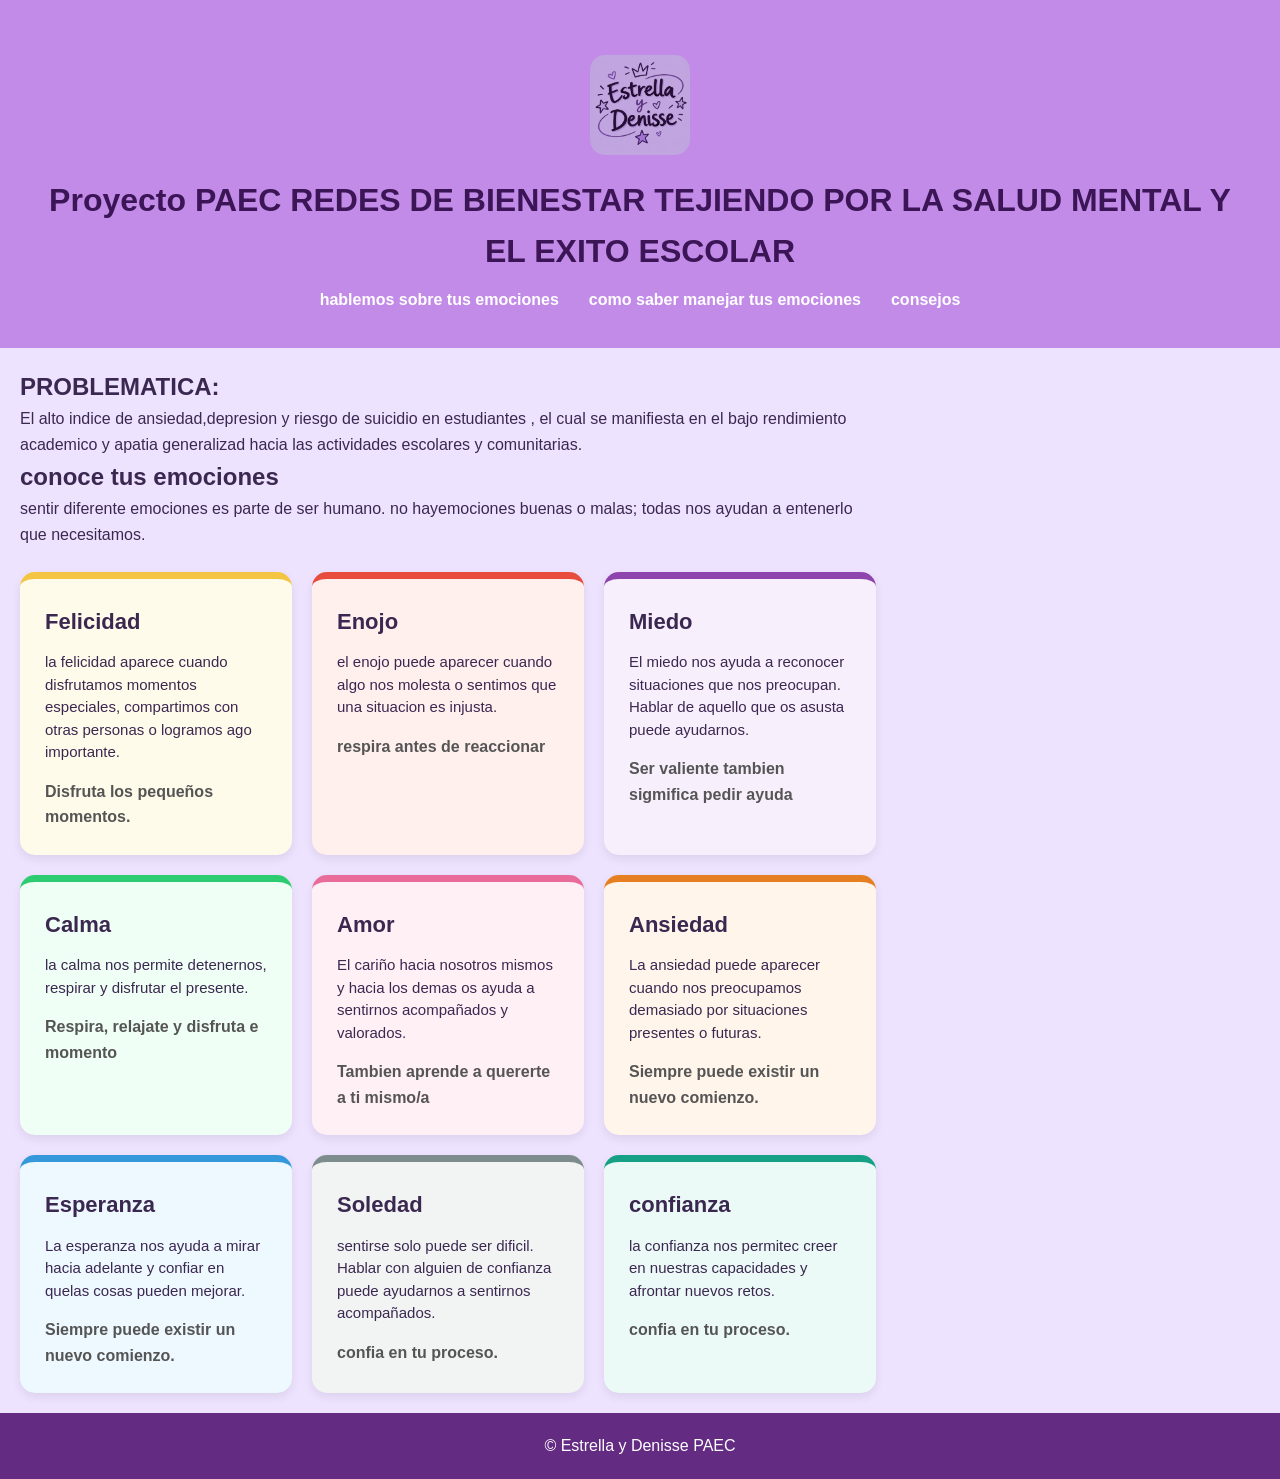
<file: index.html>
<!DOCTYPE html>
<html lang="es">

<head>
    <meta charset="UTF-8">
    <meta name="viewport" content="width=device-width, initial-scale=1.0">
    <title>PAEC Estrella y Denisse</title>
    <link rel="stylesheet" href="estilos.css">
</head>

<body>

    <header>       
    <img src="logo.png" alt="Logo Estrella y Denisse" class="logo">
        <h1>
            Proyecto PAEC
            REDES DE BIENESTAR TEJIENDO POR LA SALUD MENTAL Y EL EXITO ESCOLAR
        </h1>

    <nav>
        <ul>
             <li>
                <a href="hablemos de tus emociones.html">
                hablemos sobre tus emociones
                </a>
            </li>

            <li>
                <a href="maneja tus emociones.html">
                como saber manejar tus emociones
                </a>
            </li>

            <li>
                <a href="consejos.html">
                consejos
                </a>
             </li>
        </ul>
    </nav>
    </header>


    <main>

        <section>
            <h2>PROBLEMATICA:</h2>

            <p>
            El alto indice de ansiedad,depresion y riesgo de suicidio en estudiantes
            , el cual se manifiesta en el bajo rendimiento academico y apatia generalizad hacia
             las actividades escolares y comunitarias.
            </p>
    </section>


    <section id="emociones">

        <h2>conoce tus emociones</h2>

         <p>
        sentir diferente emociones es parte de ser humano.
        no hayemociones buenas o malas; todas nos ayudan a entenerlo que necesitamos.
        </p>


        <div class="tarjetas">

            <div class="tarjeta felicidad">
                <h3>Felicidad</h3>

                <p>
                la felicidad aparece cuando disfrutamos momentos especiales, compartimos con otras personas
                o logramos ago importante.
                </p>

                <strong>
                 Disfruta los pequeños momentos.
                </strong>
            </div>


            <div class="tarjeta enojo">
                <h3>Enojo</h3>

                <p>
                el enojo puede aparecer cuando algo nos molesta o sentimos
                que una situacion es injusta.
                </p>

                <strong>
                respira antes de reaccionar
                </strong>
            </div>


            <div class="tarjeta miedo">
                <h3>Miedo</h3>

                <p>
                El miedo nos ayuda a reconocer situaciones que nos preocupan.
                Hablar de aquello que os asusta puede ayudarnos.
                </p>

                <strong>
                 Ser valiente tambien sigmifica pedir ayuda
                </strong>
            </div>


            <div class="tarjeta calma">
                <h3>Calma</h3>

                <p>
                la calma nos permite detenernos, respirar y disfrutar el presente.
                </p>

                <strong>
                        Respira, relajate y disfruta e momento
                </strong>
            </div>


            <div class="tarjeta amor">
                <h3>Amor</h3>

                <p>
                 El cariño hacia nosotros mismos y hacia los demas os ayuda a
                sentirnos acompañados y valorados.
                </p>

                <strong>
                Tambien aprende a quererte a ti mismo/a
                </strong>
            </div>


            <div class="tarjeta ansiedad">
                <h3>Ansiedad</h3>

                <p>
                La ansiedad puede aparecer cuando nos preocupamos
                demasiado por situaciones presentes o futuras.
                </p>

                <strong>
                Siempre puede existir un nuevo comienzo.
                </strong>
            </div>


            <div class="tarjeta esperanza">
                <h3>Esperanza</h3>

                <p>
                La esperanza nos ayuda a mirar hacia adelante y confiar en quelas
                cosas pueden mejorar.
                </p>

                <strong>
                Siempre puede existir un nuevo comienzo.
                </strong>
            </div>


            <div class="tarjeta soledad">
                <h3>Soledad</h3>

                <p>
                sentirse solo puede ser dificil. Hablar con alguien
                de confianza puede ayudarnos a sentirnos acompañados.
                </p>

                <strong>
                confia en tu proceso.
                </strong>
            </div>


            <div class="tarjeta confianza">
                <h3>confianza</h3>

                <p>
                la confianza nos permitec creer en nuestras
                capacidades y afrontar nuevos retos.
                </p>

                <strong>
                confia en tu proceso.
                </strong>
            </div>

        </div>

    </section>

</main>


 <footer>
    <p>&copy; Estrella y Denisse PAEC</p>
</footer>

</body>
</html>
</file>
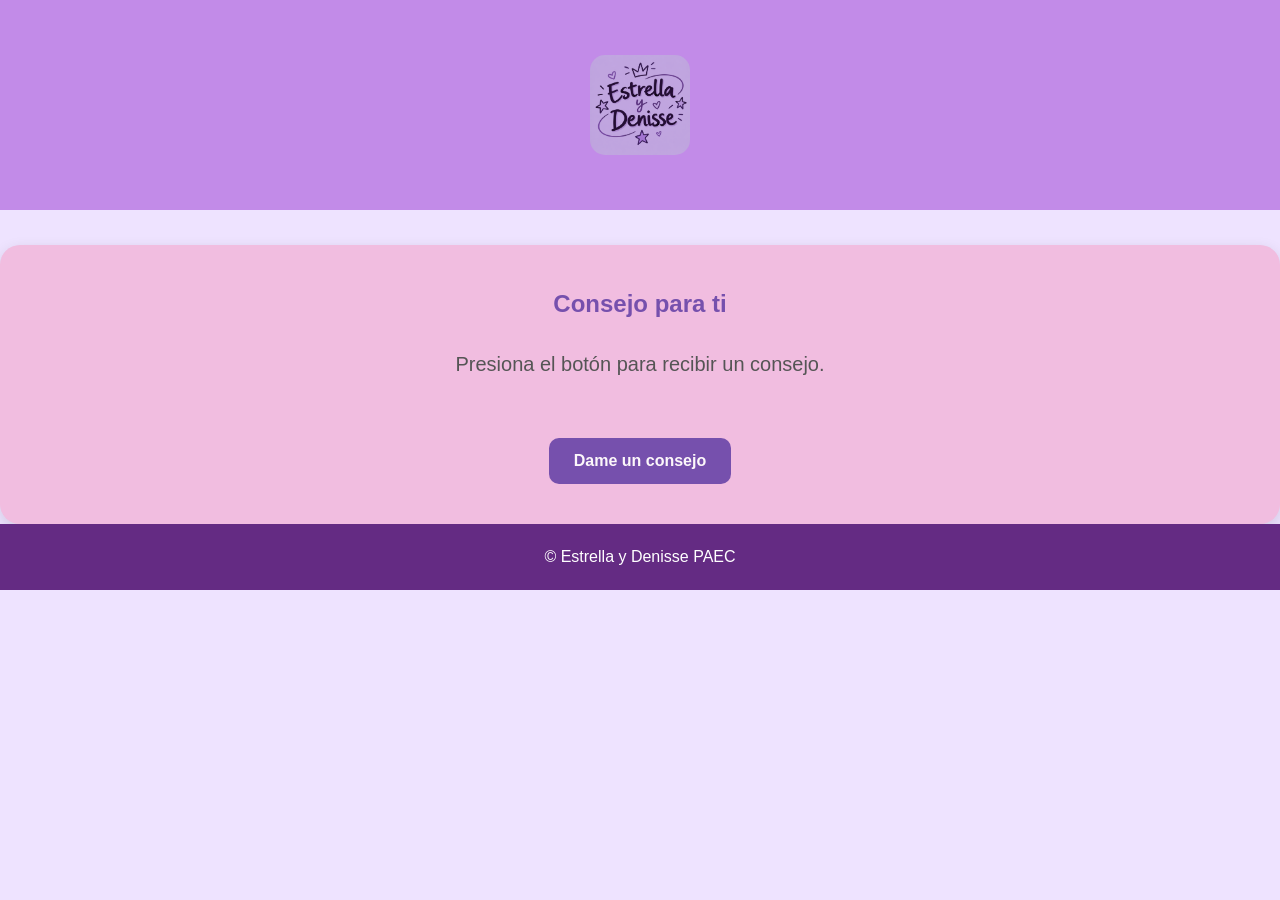
<file: consejos.html>
<!DOCTYPE html>
<html lang="en">
<head>
    <meta charset="UTF-8">
    <meta name="viewport" content="width=device-width, initial-scale=1.0">
    <title>consejos</title>
    <link rel="stylesheet" href="estilos.css">
</head>
<body>
    <header>
    <img src="logo.png" alt="Logo Estrella y Denisse" class="logo">
</header>
    <div class="consejo-box">

    <h2>Consejo para ti</h2>

    <p id="consejo">
        Presiona el botón para recibir un consejo.
    </p>

    <button onclick="mostrarConsejo()">
        Dame un consejo
    </button>

</div>

<script>

    const consejos = [
        " No tengas miedo de pedir ayuda cuando la necesites.",
        
        " Recuerda que está bien equivocarse. Todos aprendemos.",
        
        " Respira profundamente cuando te sientas estresado.",
        
        " Dedica un momento del día a hacer algo que disfrutes.",
        
        " Confía en tus capacidades y en todo lo que has aprendido.",
        
        "Habla con alguien de confianza cuando algo te preocupe.",
        
        " Organiza tus tareas para evitar sentirte abrumado.",
        
        " Descansa lo suficiente para recuperar tu energía.",
        
        " Date un descanso de las redes sociales cuando lo necesites.",
        
        "Trata de hablar contigo mismo de la misma manera que hablarías con un amigo.",
        
        "Recuerda que no tienes que estar feliz todo el tiempo.",
        
        " Celebra tus pequeños logros, también son importantes.",
        
        " Escucha música que te haga sentir tranquilo.",
        
        " Sal a caminar y despeja tu mente cuando tengas oportunidad.",
        
        " Cada día es una nueva oportunidad para comenzar de nuevo."
    ];


    function mostrarConsejo() {

        let numeroAleatorio = Math.floor(
            Math.random() * consejos.length
        );

        document.getElementById("consejo").textContent =
            consejos[numeroAleatorio];

    }

</script>
<footer>
<p>&copy; Estrella y Denisse PAEC</p>
</footer>



</body>
</html>
</file>
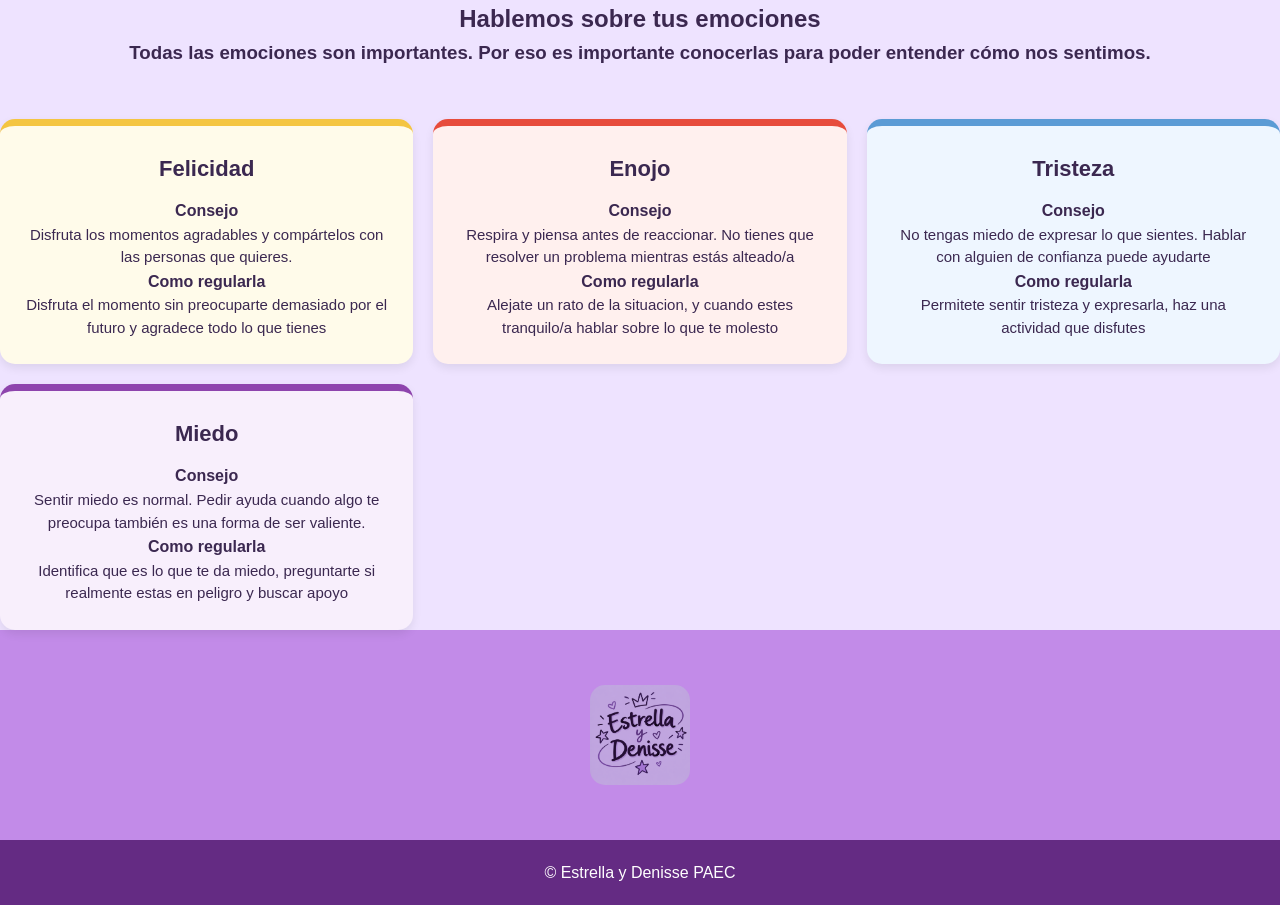
<file: hablemos de tus emociones.html>
<!DOCTYPE html>
<html lang="en">
<head>
    <meta charset="UTF-8">
    <meta name="viewport" content="width=device-width, initial-scale=1.0">
    <title>hablemos de tus emociones</title>
    <link rel="stylesheet" href="estilos.css">
</head>
<body>

   <center> <section class="emociones">
    <h1>Hablemos sobre tus emociones</h1>
    <h3>
        Todas las emociones son importantes. Por eso es importante conocerlas para poder entender cómo nos sentimos.
    </h3>
    <br>

    <div class="tarjetas">
        <div class="tarjeta felicidad">
            <h3>Felicidad</h3>
            <h4>Consejo</h4>
            <p>Disfruta los momentos agradables y compártelos con las personas que quieres.</p>
            <h4>Como regularla</h4>
            <p>Disfruta el momento sin preocuparte demasiado por el futuro y agradece todo lo que tienes</p>
        </div>

        <div class="tarjeta enojo">
             <h3>Enojo</h3>
             <h4>Consejo</h4>
             <p>Respira y piensa antes de reaccionar. No tienes que resolver un problema mientras estás alteado/a</p>
             <h4>Como regularla</h4>
             <p>Alejate un rato de la situacion, y cuando estes tranquilo/a hablar sobre lo que te molesto</p>
        </div>

        <div class="tarjeta tristeza">
            <h3>Tristeza</h3>
            <h4>Consejo</h4>
            <p>No tengas miedo de expresar lo que sientes. Hablar con alguien de confianza puede ayudarte</p>
            <h4>Como regularla</h4>
            <p>Permitete sentir tristeza y expresarla, haz una actividad que disfutes</p>
        </div>

        <div class="tarjeta miedo">          
            <h3>Miedo</h3>
            <h4>Consejo</h4>
            <p> Sentir miedo es normal. Pedir ayuda cuando algo te preocupa también es una forma de ser valiente.</p>
            <h4>Como regularla</h4>
            <p>Identifica que es lo que te da miedo, preguntarte si realmente estas en peligro y buscar apoyo</p>
        </div>
    </div>
</section> </center>
<header>
 <img src="logo.png" alt="Logo Estrella y Denisse" class="logo">
</header>
<footer>
<p>&copy; Estrella y Denisse PAEC</p>
</footer>
</body>
</html>


</body>
</html>
</file>
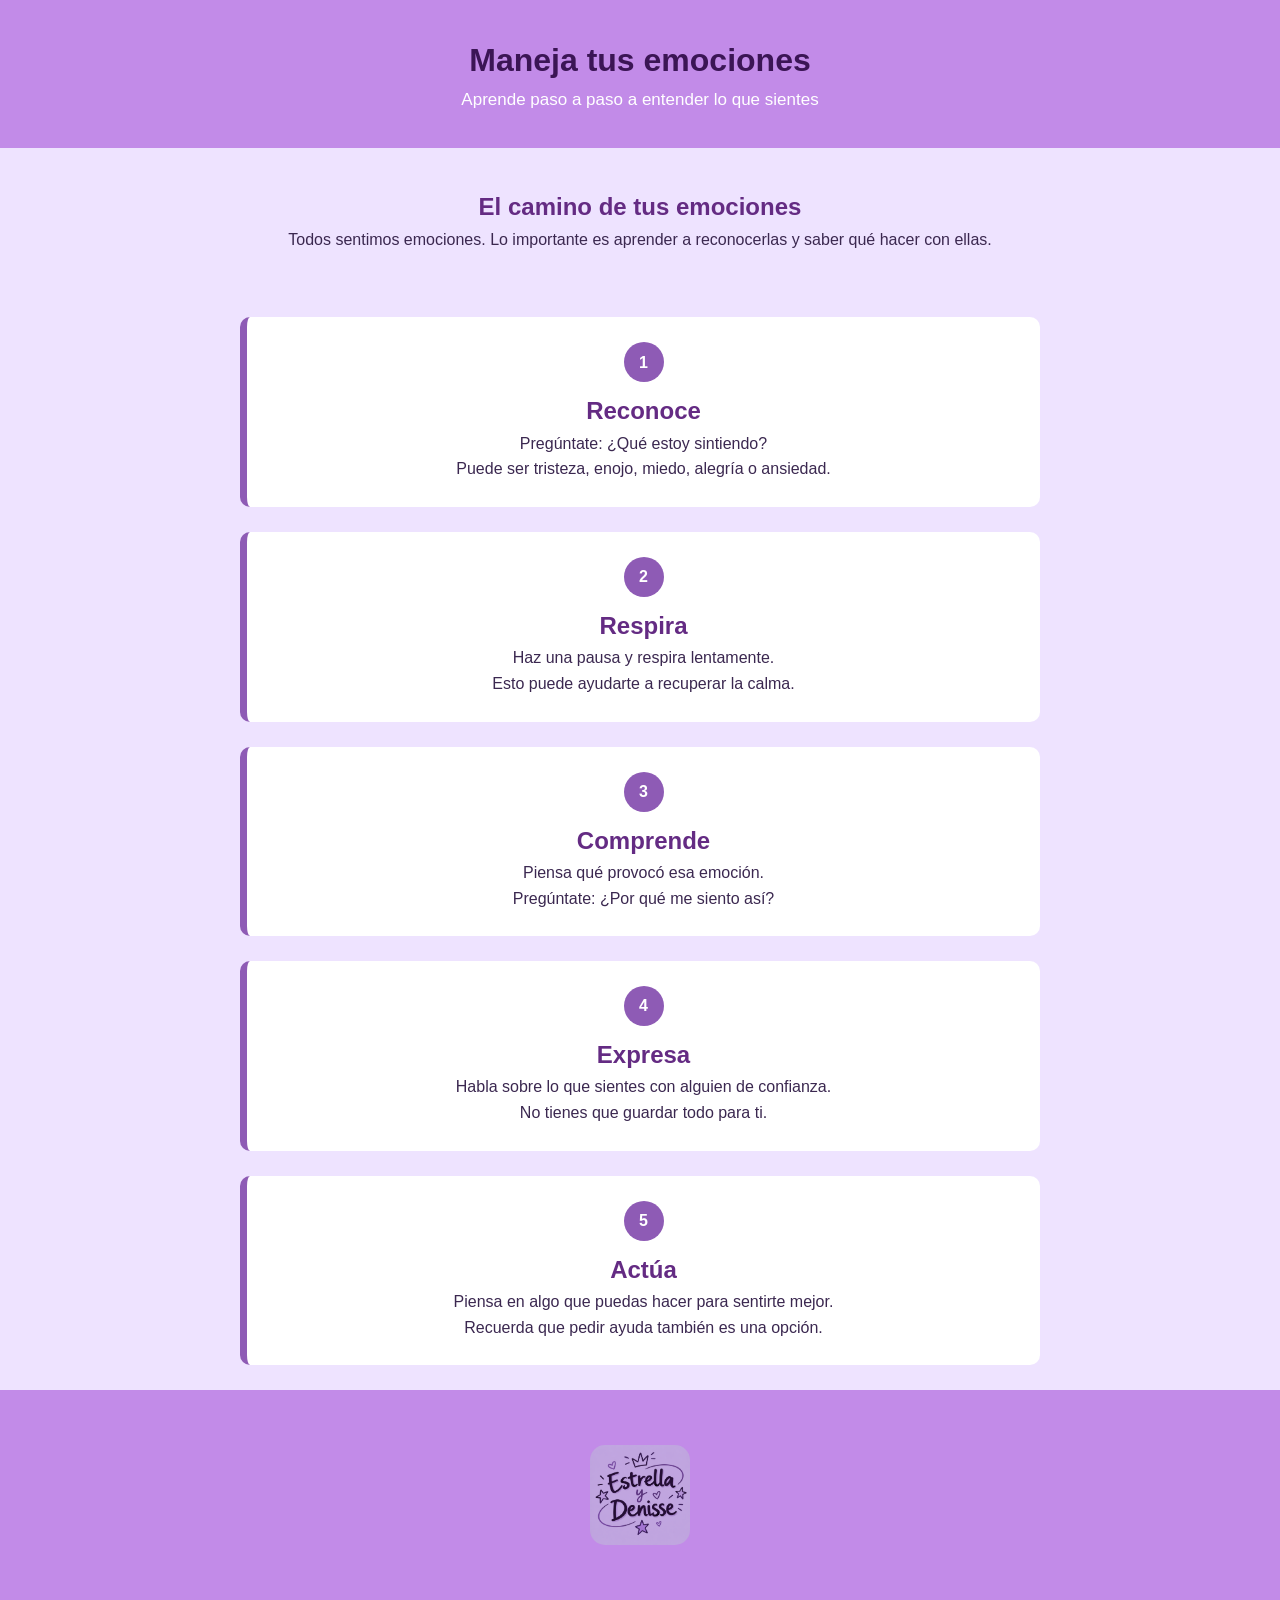
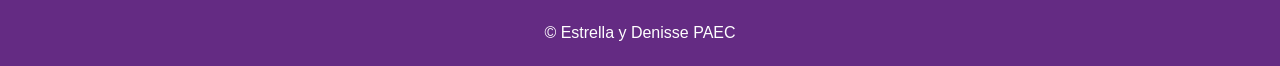
<file: maneja tus emociones.html>
<!DOCTYPE html>
<html lang="es">

<head>
    <meta charset="UTF-8">
    <meta name="viewport" content="width=device-width, initial-scale=1.0">

    <title>Maneja tus emociones</title>

    
    <link rel="stylesheet" href="estilos.css">
</head>

<body>

    <header>
        <h1> Maneja tus emociones</h1>
        <p>Aprende paso a paso a entender lo que sientes</p>
    </header>



    <center> <div class="container text-center introduccion">

        <h2> El camino de tus emociones</h2>

        <p>
            Todos sentimos emociones. Lo importante es aprender
            a reconocerlas y saber qué hacer con ellas.
        </p>

    </div>



    <div class="container camino">

        <div class="paso">

            <div class="numero">1</div>

            <div>
                <h2> Reconoce</h2>

                <p>
                    Pregúntate: ¿Qué estoy sintiendo?
                </p>

                <p>
                    Puede ser tristeza, enojo, miedo, alegría o ansiedad.
                </p>
            </div>

        </div>


        <div class="paso">

            <div class="numero">2</div>

            <div>
                <h2> Respira</h2>

                <p>
                    Haz una pausa y respira lentamente.
                </p>

                <p>
                    Esto puede ayudarte a recuperar la calma.
                </p>
            </div>

        </div>


        <div class="paso">

            <div class="numero">3</div>

            <div>
                <h2> Comprende</h2>

                <p>
                    Piensa qué provocó esa emoción.
                </p>

                <p>
                    Pregúntate: ¿Por qué me siento así?
                </p>
            </div>

        </div>


        <div class="paso">

            <div class="numero">4</div>

            <div>
                <h2> Expresa</h2>

                <p>
                    Habla sobre lo que sientes con alguien de confianza.
                </p>

                <p>
                    No tienes que guardar todo para ti.
                </p>

            </div>

        </div>


        <div class="paso">

            <div class="numero">5</div>

            <div>
                <h2> Actúa</h2>

                <p>
                    Piensa en algo que puedas hacer para sentirte mejor.
                </p>

                <p>
                    Recuerda que pedir ayuda también es una opción.
                </p>

            </div>

        </div>

    </div></center>
    <header>
    <img src="logo.png" alt="Logo Estrella y Denisse" class="logo">
</header>
    <footer>
<p>&copy; Estrella y Denisse PAEC</p>
</footer>

</body>

</html>
</file>
<file: estilos.css>
* {
    margin: 0;
    padding: 0;
    box-sizing: border-box;
    }
    body {
    font-family: Georgia, 'Times New Roman', Times, serif;
    background-color: #ddb0f1;
    color: #050444;
    line-height: 1.6;
    }
    
    
    header {
    background-color: #d89dff;
    color: rgb(38, 4, 66);
    padding: 20px;
    text-align: center;
    }
    nav ul {
    list-style: none;
    display: flex;
    justify-content: center;
    margin-top: 10px;
    }
    nav ul li {
    margin: 0 15px;
    }
    nav ul li a {
    color: white;
    text-decoration: none;
    font-weight: bold;
    }
    
    main {
    width: 70%;
    float: left;
    padding: 20px;
    }
    aside {
    width: 30%;
    float: right;
    background-color: #c9c0c0;
    padding: 20px;
    }
    
    footer {
    clear: both;
    background-color: #bfb1fa;
    color: rgb(28, 5, 58);
    text-align: center;
    padding: 15px;
    margin-top: 0px;
    }
    

.tarjetas {
    display: grid;
    grid-template-columns: repeat(3, 1fr);
    gap: 20px;
    margin-top: 25px;
}




.tarjeta {
    padding: 25px;
    border-radius: 15px;
    background-color: white;
    box-shadow: 0 4px 10px rgba(0, 0, 0, 0.08);
    transition: 0.3s;
}

.tarjeta:hover {
    transform: translateY(-5px);
    box-shadow: 0 8px 18px rgba(0, 0, 0, 0.15);
}

.tarjeta h3 {
    margin-bottom: 12px;
    font-size: 22px;
}

.tarjeta p {
    line-height: 1.5;
    font-size: 15px;
}

.tarjeta strong {
    display: block;
    margin-top: 15px;
    color: #555;
}




.felicidad {
    border-top: 7px solid #f4c542;
    background-color: #fffbea;
}

.tristeza {
    border-top: 7px solid #5b9bd5;
    background-color: #eef6ff;
}

.enojo {
    border-top: 7px solid #e74c3c;
    background-color: #fff0ee;
}

.miedo {
    border-top: 7px solid #8e44ad;
    background-color: #f8effc;
}

.calma {
    border-top: 7px solid #2ecc71;
    background-color: #effff5;
}

.amor {
    border-top: 7px solid #e96b9a;
    background-color: #fff0f6;
}

.ansiedad {
    border-top: 7px solid #e67e22;
    background-color: #fff5eb;
}

.esperanza {
    border-top: 7px solid #3498db;
    background-color: #edf8ff;
}

.soledad {
    border-top: 7px solid #7f8c8d;
    background-color: #f2f4f4;
}

.confianza {
    border-top: 7px solid #16a085;
    background-color: #ecfaf7;
}

body {
    margin: 0;
    font-family: Arial, sans-serif;
    background-color: #eee6ff;
    color: #333;
}

.consejo-box {
    background-color: rgb(241, 189, 224);
    margin-top: 35px;
    padding: 40px;
    border-radius: 20px;
    text-align: center;
    box-shadow: 0 5px 15px rgba(0, 0, 0, 0.12);
}

.consejo-box h2 {
    color: #7650ad;
    margin-bottom: 25px;
}

#consejo {
    color: #555;
    font-size: 20px;
    line-height: 1.6;
    min-height: 65px;
    margin-bottom: 25px;
}

.consejo-box button {
    background-color: #7650ad;
    color: rgb(252, 247, 250);
    border: none;
    padding: 14px 25px;
    border-radius: 10px;
    font-size: 16px;
    font-weight: bold;
    cursor: pointer;
}

.consejo-box button:hover {
    background-color: #5c3d8b;
    transform: scale(1.05);
}

/* Logo para todas las páginas */
.logo {
    display: block;
    width: 100px;
    height: auto;
    margin: 20px auto;
}

header {
    text-align: center;
    padding: 15px;
    background-color: #d8b4f8;
}

.logo {
    border-radius: 15px;
}

* {
    box-sizing: border-box;
}

body {
    margin: 0;
    font-family: Arial, sans-serif;
    background-color: #eee5ff;
    color: #333;
}


header {
    background-color: #c99af0;
    padding: 30px;
    text-align: center;
}

header h1 {
    margin: 0;
    color: #35105c;
    font-size: 32px;
}

header p {
    color: white;
    font-size: 17px;
}

body {
    background-color: #eee3ff;
    font-family: Arial, sans-serif;
    margin: 0;
    color: #3b2850;
}


header {
    background-color: #c28be8;
    text-align: center;
    padding: 35px;
}

header h1 {
    color: #3b1555;
}

header p {
    color: white;
}


/* MENÚ */

.navbar {
    background-color: #8e5bb5;
    padding: 15px;
}

.navbar a {
    color: white;
    text-decoration: none;
    font-weight: bold;
}

.navbar a:hover {
    color: #e8d4f5;
}

.introduccion {
    padding: 40px 20px;
}

.introduccion h2 {
    color: #642b83;
}

.camino {
    max-width: 800px;
}


.paso {
    background-color: white;
    margin: 25px 0;
    padding: 25px;
    border-left: 7px solid #8e5bb5;
    border-radius: 10px;
}

.paso h2 {
    color: #642b83;
}


.numero {
    background-color: #8e5bb5;
    color: white;

    width: 40px;
    height: 40px;

    border-radius: 50%;

    display: flex;
    align-items: center;
    justify-content: center;

    font-weight: bold;

    margin-bottom: 10px;
}


/* MENSAJE FINAL */

.mensaje {
    background-color: #d6b1ed;
    padding: 35px;
    margin-top: 40px;
    margin-bottom: 40px;
    border-radius: 15px;
}

.mensaje h2 {
    color: #542275;
}

.mensaje strong {
    color: #642b83;
}


/* PIE DE PÁGINA */

footer {
    background-color: #642b83;
    color: white;
    text-align: center;
    padding: 20px;
}
</file>
